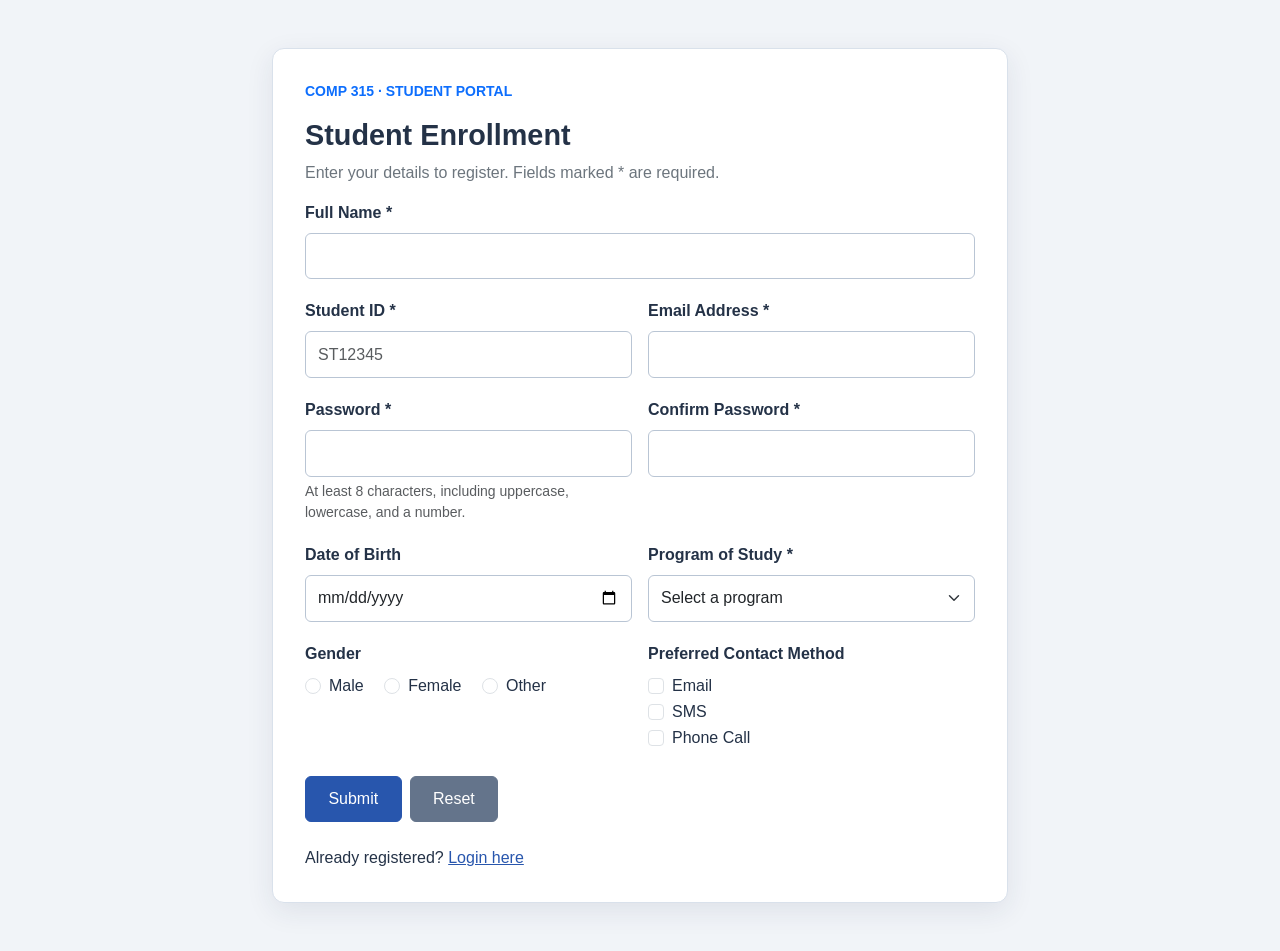
<file: index.html>
<!DOCTYPE html>
<html lang="en">
<head>
    <meta charset="UTF-8">
    <meta name="viewport" content="width=device-width, initial-scale=1.0">
    <title>Student Enrollment | COMP 315</title>
    <link href="https://cdn.jsdelivr.net/npm/bootstrap@5.3.3/dist/css/bootstrap.min.css" rel="stylesheet">
    <link href="css/style.css" rel="stylesheet">
    <script src="https://cdn.jsdelivr.net/npm/bootstrap@5.3.3/dist/js/bootstrap.bundle.min.js" defer></script>
    <script src="js/script.js" defer></script>
</head>
<body>
    <main class="container py-5">
        <div class="row justify-content-center">
            <div class="col-12 col-md-10 col-lg-8">
                <section class="form-card" aria-labelledby="page-title">
                    <p class="text-uppercase text-primary small fw-bold">COMP 315 · Student Portal</p>
                    <h1 id="page-title">Student Enrollment</h1>
                    <p class="text-secondary">Enter your details to register. Fields marked * are required.</p>
                    <form id="enrollment-form" action="enroll_process.php" method="post">
                        <div class="row g-3">
                            <div class="col-12">
                                <label for="full_name" class="form-label">Full Name *</label>
                                <input type="text" id="full_name" name="full_name" class="form-control" autocomplete="name" required aria-describedby="full_name-error">
                                <div id="full_name-error" class="invalid-feedback" aria-live="polite"></div>
                            </div>
                            <div class="col-md-6">
                                <label for="student_id" class="form-label">Student ID *</label>
                                <input type="text" id="student_id" name="student_id" class="form-control" placeholder="ST12345" pattern="ST[0-9]{5}" maxlength="7" required aria-describedby="student_id-error">
                                <div id="student_id-error" class="invalid-feedback" aria-live="polite"></div>
                            </div>
                            <div class="col-md-6">
                                <label for="email" class="form-label">Email Address *</label>
                                <input type="email" id="email" name="email" class="form-control" autocomplete="email" required aria-describedby="email-error">
                                <div id="email-error" class="invalid-feedback" aria-live="polite"></div>
                            </div>
                            <div class="col-md-6">
                                <label for="password" class="form-label">Password *</label>
                                <input type="password" id="password" name="password" class="form-control" autocomplete="new-password" minlength="8" required aria-describedby="password-help password-error">
                                <div id="password-help" class="form-text">At least 8 characters, including uppercase, lowercase, and a number.</div>
                                <div id="password-error" class="invalid-feedback" aria-live="polite"></div>
                            </div>
                            <div class="col-md-6">
                                <label for="confirm_password" class="form-label">Confirm Password *</label>
                                <input type="password" id="confirm_password" name="confirm_password" class="form-control" autocomplete="new-password" minlength="8" required aria-describedby="confirm_password-error">
                                <div id="confirm_password-error" class="invalid-feedback" aria-live="polite"></div>
                            </div>
                            <div class="col-md-6">
                                <label for="date_of_birth" class="form-label">Date of Birth</label>
                                <input type="date" id="date_of_birth" name="date_of_birth" class="form-control" autocomplete="bday">
                            </div>
                            <div class="col-md-6">
                                <label for="program" class="form-label">Program of Study *</label>
                                <select id="program" name="program" class="form-select" required aria-describedby="program-error">
                                    <option value="">Select a program</option>
                                    <option>Computer Science</option>
                                    <option>Engineering</option>
                                    <option>Business Administration</option>
                                    <option>Arts &amp; Humanities</option>
                                </select>
                                <div id="program-error" class="invalid-feedback" aria-live="polite"></div>
                            </div>
                            <div class="col-md-6">
                                <fieldset>
                                    <legend>Gender</legend>
                                    <div class="form-check form-check-inline"><input class="form-check-input" type="radio" name="gender" id="male" value="Male"><label class="form-check-label" for="male">Male</label></div>
                                    <div class="form-check form-check-inline"><input class="form-check-input" type="radio" name="gender" id="female" value="Female"><label class="form-check-label" for="female">Female</label></div>
                                    <div class="form-check form-check-inline"><input class="form-check-input" type="radio" name="gender" id="other" value="Other"><label class="form-check-label" for="other">Other</label></div>
                                </fieldset>
                            </div>
                            <div class="col-md-6">
                                <fieldset>
                                    <legend>Preferred Contact Method</legend>
                                    <div class="form-check"><input class="form-check-input" type="checkbox" name="contact_methods[]" id="contact_email" value="Email"><label class="form-check-label" for="contact_email">Email</label></div>
                                    <div class="form-check"><input class="form-check-input" type="checkbox" name="contact_methods[]" id="contact_sms" value="SMS"><label class="form-check-label" for="contact_sms">SMS</label></div>
                                    <div class="form-check"><input class="form-check-input" type="checkbox" name="contact_methods[]" id="contact_phone" value="Phone Call"><label class="form-check-label" for="contact_phone">Phone Call</label></div>
                                </fieldset>
                            </div>
                            <div class="col-12 d-flex gap-2 mt-4">
                                <button type="submit" class="btn btn-primary">Submit</button>
                                <button type="reset" class="btn btn-secondary">Reset</button>
                            </div>
                        </div>
                    </form>
                    <p class="mt-4 mb-0">Already registered? <a href="login.html">Login here</a></p>
                </section>
            </div>
        </div>
    </main>
</body>
</html>
</file>
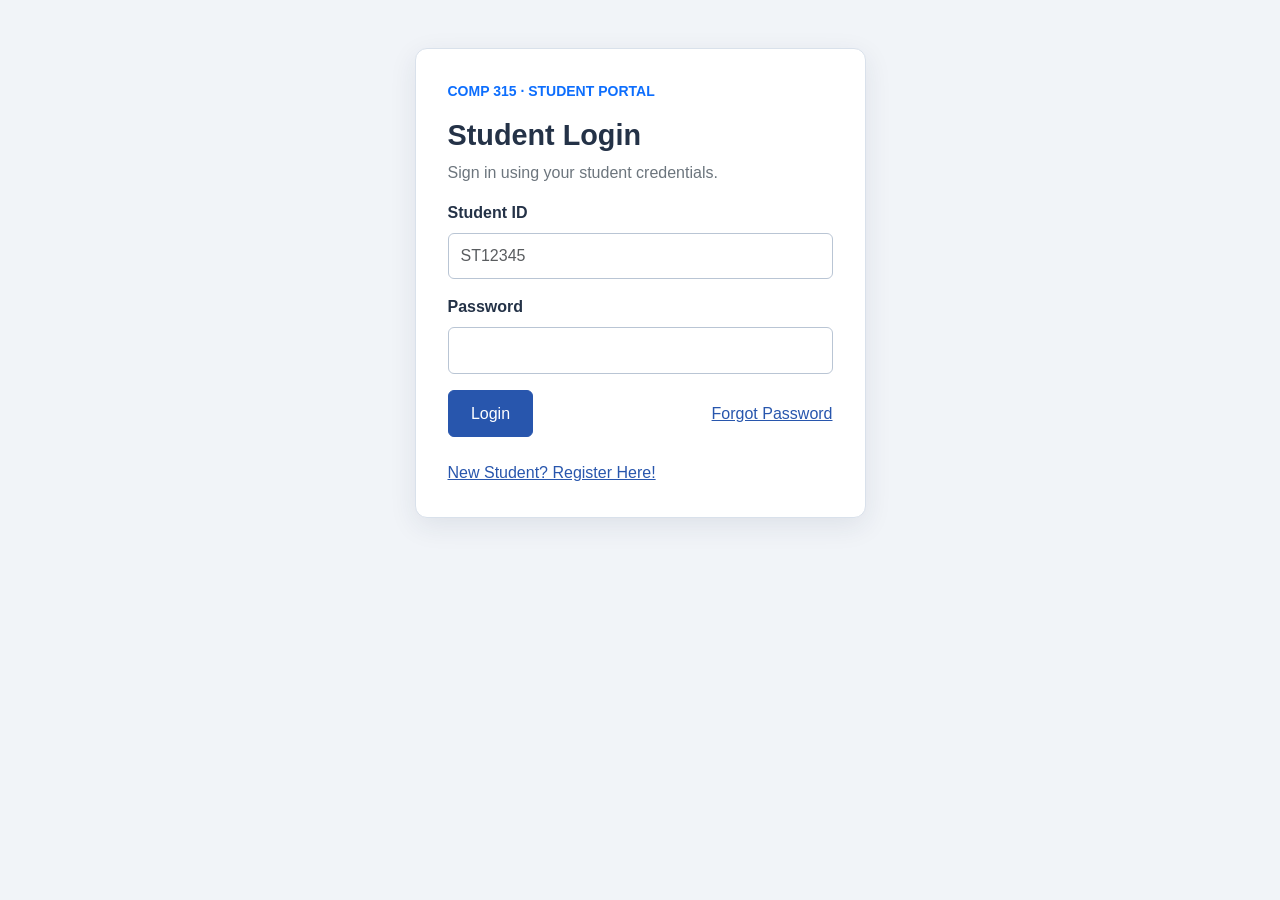
<file: login.html>
<!DOCTYPE html>
<html lang="en">
<head>
    <meta charset="UTF-8">
    <meta name="viewport" content="width=device-width, initial-scale=1.0">
    <title>Student Login | COMP 315</title>
    <link href="https://cdn.jsdelivr.net/npm/bootstrap@5.3.3/dist/css/bootstrap.min.css" rel="stylesheet">
    <link href="css/style.css" rel="stylesheet">
    <script src="https://cdn.jsdelivr.net/npm/bootstrap@5.3.3/dist/js/bootstrap.bundle.min.js" defer></script>
</head>
<body>
    <main class="container py-5">
        <div class="row justify-content-center">
            <div class="col-12 col-md-8 col-lg-5">
                <section class="form-card" aria-labelledby="page-title">
                    <p class="text-uppercase text-primary small fw-bold">COMP 315 · Student Portal</p>
                    <h1 id="page-title">Student Login</h1>
                    <p class="text-secondary">Sign in using your student credentials.</p>
                    <form action="login_process.php" method="post">
                        <div class="mb-3">
                            <label for="student_id" class="form-label">Student ID</label>
                            <input type="text" id="student_id" name="student_id" class="form-control" placeholder="ST12345" autocomplete="username" required>
                        </div>
                        <div class="mb-3">
                            <label for="password" class="form-label">Password</label>
                            <input type="password" id="password" name="password" class="form-control" autocomplete="current-password" required>
                        </div>
                        <div class="d-flex flex-wrap align-items-center justify-content-between gap-3">
                            <button type="submit" class="btn btn-primary">Login</button>
                            <a href="#">Forgot Password</a>
                        </div>
                    </form>
                    <p class="mt-4 mb-0"><a href="index.html">New Student? Register Here!</a></p>
                </section>
            </div>
        </div>
    </main>
</body>
</html>
</file>
<file: css/style.css>
body {
    background-color: #f1f4f8;
    color: #243247;
    font-family: Arial, sans-serif;
}

.form-card {
    background: #fff;
    border: 1px solid #d9e1eb;
    border-radius: 12px;
    box-shadow: 0 8px 28px rgba(28, 48, 78, 0.09);
    padding: 2rem;
}

h1 { font-size: 1.8rem; font-weight: 700; }
.form-label, legend { font-weight: 600; }
legend { font-size: 1rem; }
.form-control, .form-select { border-color: #b9c5d4; padding: .65rem .75rem; }
.form-control:focus, .form-select:focus {
    border-color: #315fbd;
    box-shadow: 0 0 0 .2rem rgba(49, 95, 189, .15);
}
.btn { padding: .65rem 1.4rem; transition: background-color .2s; }
.btn-primary { background-color: #2856ad; border-color: #2856ad; }
.btn-primary:hover { background-color: #1d4084; border-color: #1d4084; }
.btn-secondary { background-color: #64748b; border-color: #64748b; }
.btn-secondary:hover { background-color: #475569; border-color: #475569; }
a { color: #2856ad; }
a:hover { color: #193b7a; }
.invalid-feedback { display: block; }
.verification-value { overflow-wrap: anywhere; }
@media (max-width: 575px) {
    .form-card { padding: 1.25rem; }
    h1 { font-size: 1.5rem; }
}
</file>
